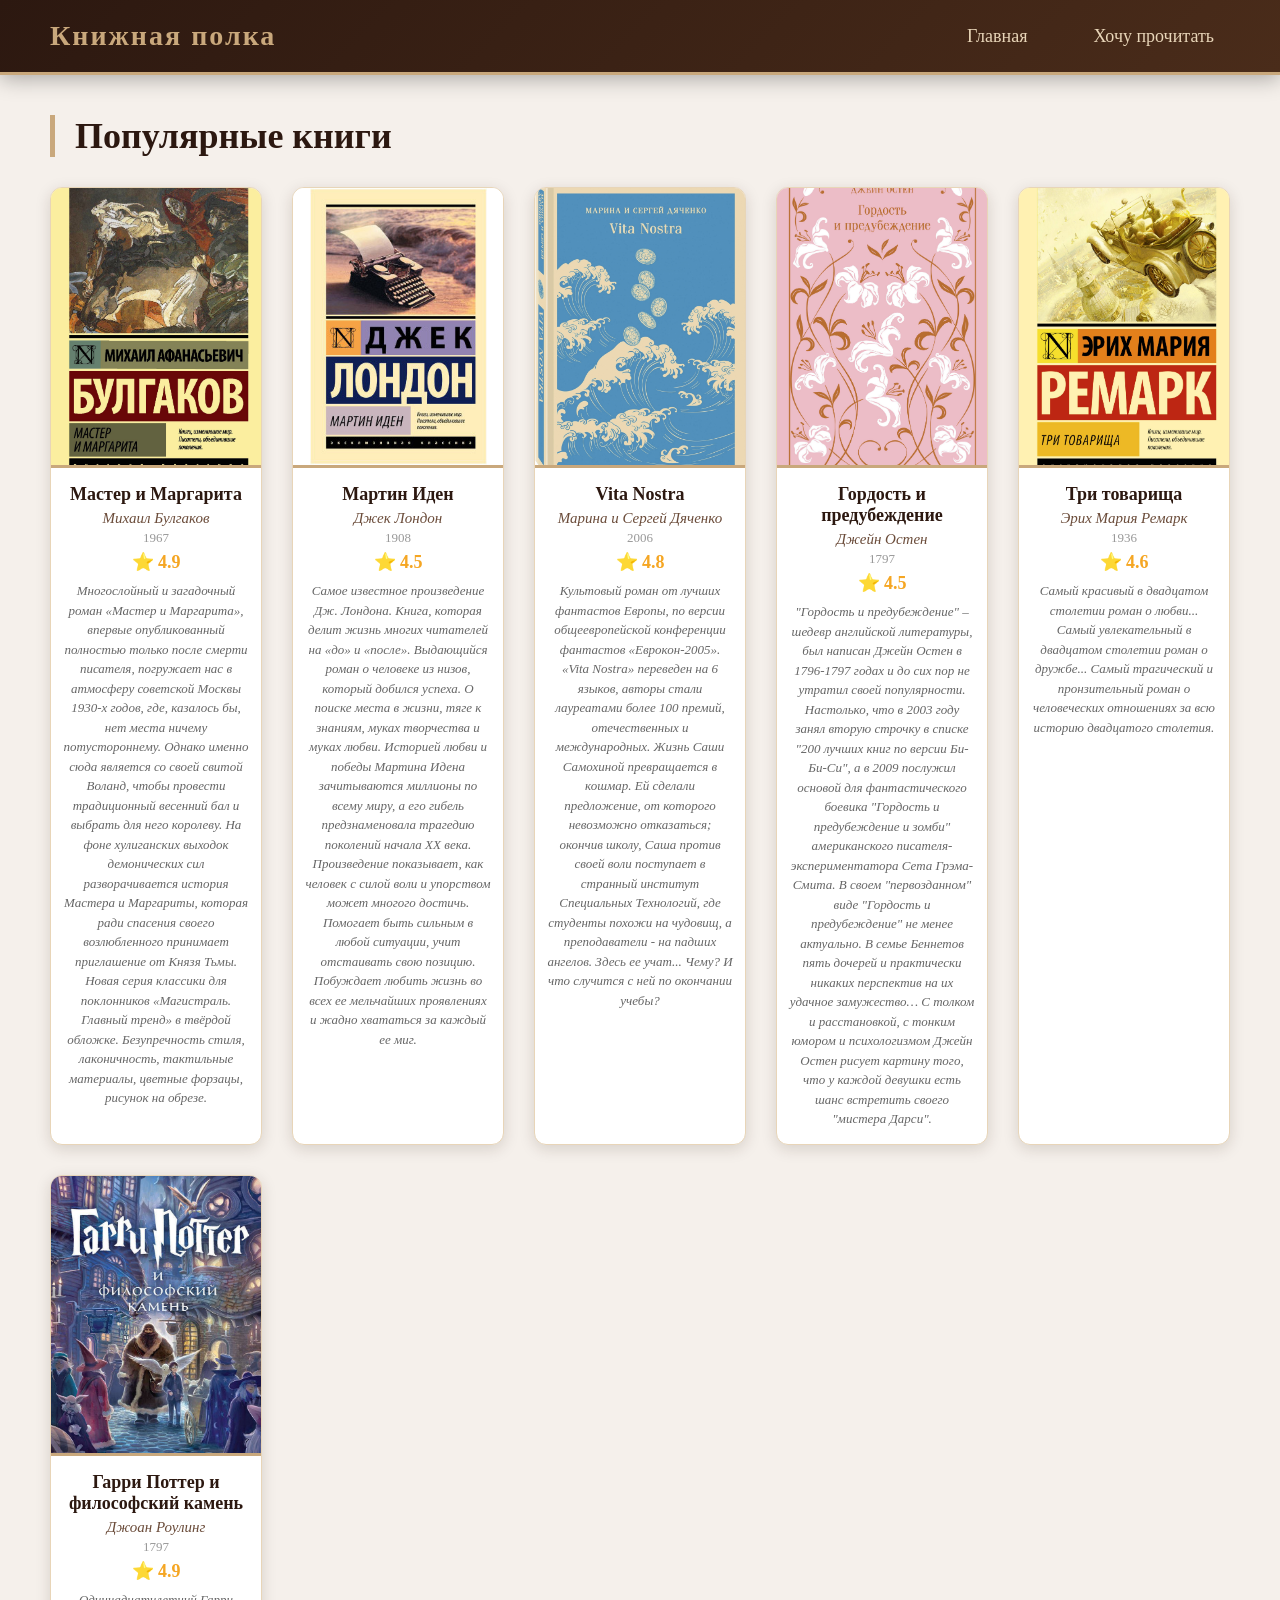
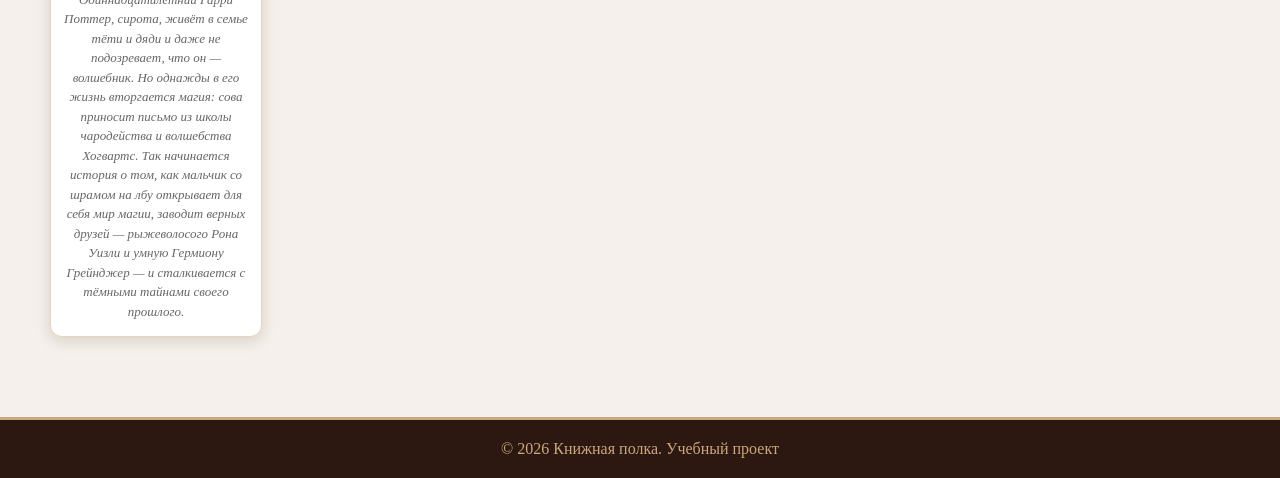
<file: index.html>
<!DOCTYPE html>
<html lang="en">
<head>
    <link rel="manifest" href="/book-catalog/manifest.json">
    <meta name="theme-color" content="#2c1810">
    <meta charset="UTF-8">
    <meta name="viewport" content="width=device-width, initial-scale=1.0">
    <title>Книжная полка</title>
    <link rel="stylesheet" href="style.css">
</head>
<link rel="manifest" href="/book-catalog/manifest.json">
<meta name="theme-color" content="#2c1810">
<meta name="apple-mobile-web-app-capable" content="yes">
<body>
    <header>
        <div class="logo"> Книжная полка</div>
        <nav>
            <a href="index.html">Главная</a>
            <a href="todo.html">Хочу прочитать</a>
        </nav>
    </header>
    <main>
        <h1>Популярные книги</h1>
        <div class="book-grid">
            <!-- КНИГА 1 -->
            <div class="book-card">
                <img src="master.jpg" alt="Мастер и Маргарита">
                <h3>Мастер и Маргарита</h3>
                <p class="author">Михаил Булгаков</p>
                <p class="year">1967</p>
                <p class="rating">⭐ 4.9</p>
                <p class="description">Многослойный и загадочный роман «Мастер и Маргарита», впервые опубликованный полностью только после смерти писателя, погружает нас в атмосферу советской Москвы 1930-х годов, где, казалось бы, нет места ничему потустороннему. Однако именно сюда является со своей свитой Воланд, чтобы провести традиционный весенний бал и выбрать для него королеву. На фоне хулиганских выходок демонических сил разворачивается история Мастера и Маргариты, которая ради спасения своего возлюбленного принимает приглашение от Князя Тьмы.

Новая серия классики для поклонников «Магистраль. Главный тренд» в твёрдой обложке. Безупречность стиля, лаконичность, тактильные материалы, цветные форзацы, рисунок на обрезе.</p>
            </div>

            <!-- КНИГА 2 -->
            <div class="book-card">
                <img src="iden.jpg" alt="Мартин Иден">
                <h3>Мартин Иден</h3>
                <p class="author">Джек Лондон</p>
                <p class="year">1908</p>
                <p class="rating">⭐ 4.5</p>
                <p class="description">Самое известное произведение Дж. Лондона. Книга, которая делит жизнь многих читателей на «до» и «после». Выдающийся роман о человеке из низов, который добился успеха. О поиске места в жизни, тяге к знаниям, муках творчества и муках любви. Историей любви и победы Мартина Идена зачитываются миллионы по всему миру, а его гибель предзнаменовала трагедию поколений начала XX века.

Произведение показывает, как человек с силой воли и упорством может многого достичь. Помогает быть сильным в любой ситуации, учит отстаивать свою позицию. Побуждает любить жизнь во всех ее мельчайших проявлениях и жадно хвататься за каждый ее миг.</p>
            </div>

            <!-- КНИГА 3 -->
            <div class="book-card">
                <img src="vita.jpg" alt="Vita Nostra">
                <h3>Vita Nostra</h3>
                <p class="author">Марина и Сергей Дяченко</p>
                <p class="year">2006</p>
                <p class="rating">⭐ 4.8</p>
                <p class="description">Культовый роман от лучших фантастов Европы, по версии общеевропейской конференции фантастов «Еврокон-2005».

«Vita Nostra» переведен на 6 языков, авторы стали лауреатами более 100 премий, отечественных и международных.

Жизнь Саши Самохиной превращается в кошмар. Ей сделали предложение, от которого невозможно отказаться; окончив школу, Саша против своей воли поступает в странный институт Специальных Технологий, где студенты похожи на чудовищ, а преподаватели - на падших ангелов. Здесь ее учат... Чему? И что случится с ней по окончании учебы?</p>
            </div>

            <!-- КНИГА 4 -->
            <div class="book-card">
                <img src="gord.jpg" alt="Гордость и предубеждение">
                <h3>Гордость и предубеждение</h3>
                <p class="author">Джейн Остен</p>
                <p class="year">1797</p>
                <p class="rating">⭐ 4.5</p>
                <p class="description">"Гордость и предубеждение" – шедевр английской литературы, был написан Джейн Остен в 1796-1797 годах и до сих пор не утратил своей популярности. Настолько, что в 2003 году занял вторую строчку в списке "200 лучших книг по версии Би-Би-Си", а в 2009 послужил основой для фантастического боевика "Гордость и предубеждение и зомби" американского писателя-экспериментатора Сета Грэма-Смита.

В своем "первозданном" виде "Гордость и предубеждение" не менее актуально. В семье Беннетов пять дочерей и практически никаких перспектив на их удачное замужество… С толком и расстановкой, с тонким юмором и психологизмом Джейн Остен рисует картину того, что у каждой девушки есть шанс встретить своего "мистера Дарси".</p>
            </div>

            <!-- КНИГА 5 -->
            <div class="book-card">
                <img src="tovar.jpg" alt="Три товарища">
                <h3>Три товарища</h3>
                <p class="author">Эрих Мария Ремарк</p>
                <p class="year">1936</p>
                <p class="rating">⭐ 4.6</p>
                <p class="description">Самый красивый в двадцатом столетии роман о любви...
Самый увлекательный в двадцатом столетии роман о дружбе...
Самый трагический и пронзительный роман о человеческих отношениях за всю историю двадцатого столетия.</p>
            </div>

            <!-- КНИГА 6 -->
            <div class="book-card">
                <img src="garry.jpg" alt="Гарри Поттер">
                <h3>Гарри Поттер и философский камень</h3>
                <p class="author">Джоан Роулинг</p>
                <p class="year">1797</p>
                <p class="rating">⭐ 4.9</p>
                <p class="description">Одиннадцатилетний Гарри Поттер, сирота, живёт в семье тёти и дяди и даже не подозревает, что он — волшебник. Но однажды в его жизнь вторгается магия: сова приносит письмо из школы чародейства и волшебства Хогвартс. Так начинается история о том, как мальчик со шрамом на лбу открывает для себя мир магии, заводит верных друзей — рыжеволосого Рона Уизли и умную Гермиону Грейнджер — и сталкивается с тёмными тайнами своего прошлого.</p>
            </div>
        </div>
    </main>
    </main>

    <footer>
        <p>© 2026 Книжная полка. Учебный проект</p>
    </footer>

    <script>
        // РЕГИСТРАЦИЯ SERVICE WORKER
        if ('serviceWorker' in navigator) {
            navigator.serviceWorker.register('/book-catalog/service-worker.js')
                .then(() => console.log('✅ Service Worker зарегистрирован'))
                .catch((err) => console.log('❌ Ошибка:', err));
        }
    </script>
 
</body>
</html>
</file>
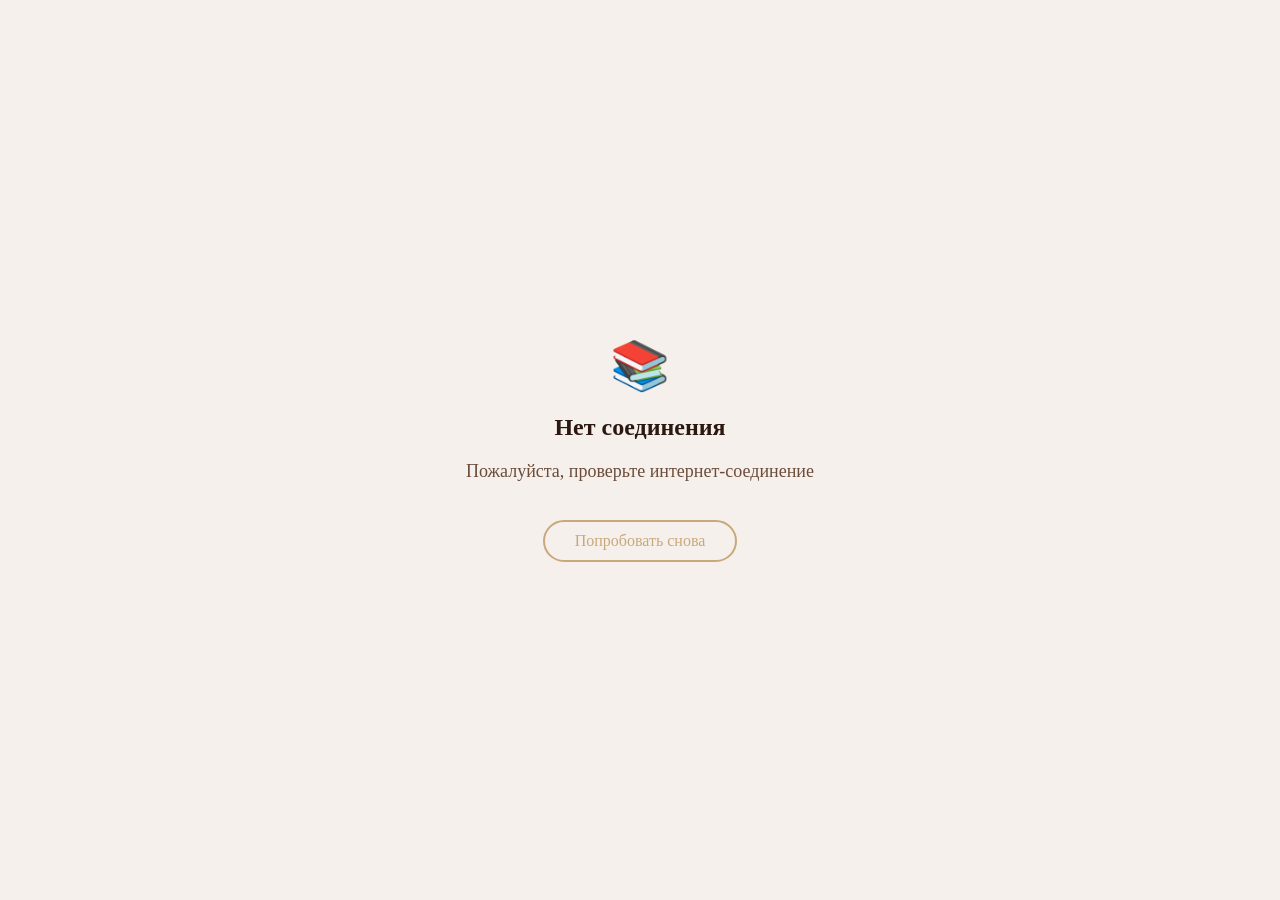
<file: offline.html>
<!DOCTYPE html>
<html lang="ru">
<head>
    <meta charset="UTF-8">
    <meta name="viewport" content="width=device-width, initial-scale=1.0">
    <title>Нет соединения</title>
    <style>
        body {
            font-family: 'Georgia', serif;
            background: #f5f0eb;
            display: flex;
            justify-content: center;
            align-items: center;
            height: 100vh;
            margin: 0;
            text-align: center;
            color: #2c1810;
        }
        .container {
            max-width: 400px;
            padding: 40px;
        }
        .container h1 { font-size: 48px; margin: 0; }
        .container p { color: #6b4c3a; font-size: 18px; }
        .container a {
            display: inline-block;
            margin-top: 20px;
            color: #c9a87c;
            text-decoration: none;
            border: 2px solid #c9a87c;
            padding: 10px 30px;
            border-radius: 30px;
        }
        .container a:hover {
            background: #c9a87c;
            color: #2c1810;
        }
    </style>
</head>
<body>
    <div class="container">
        <h1>📚</h1>
        <h2>Нет соединения</h2>
        <p>Пожалуйста, проверьте интернет-соединение</p>
        <a href="/book-catalog/">Попробовать снова</a>
    </div>
</body>
</html>
</file>
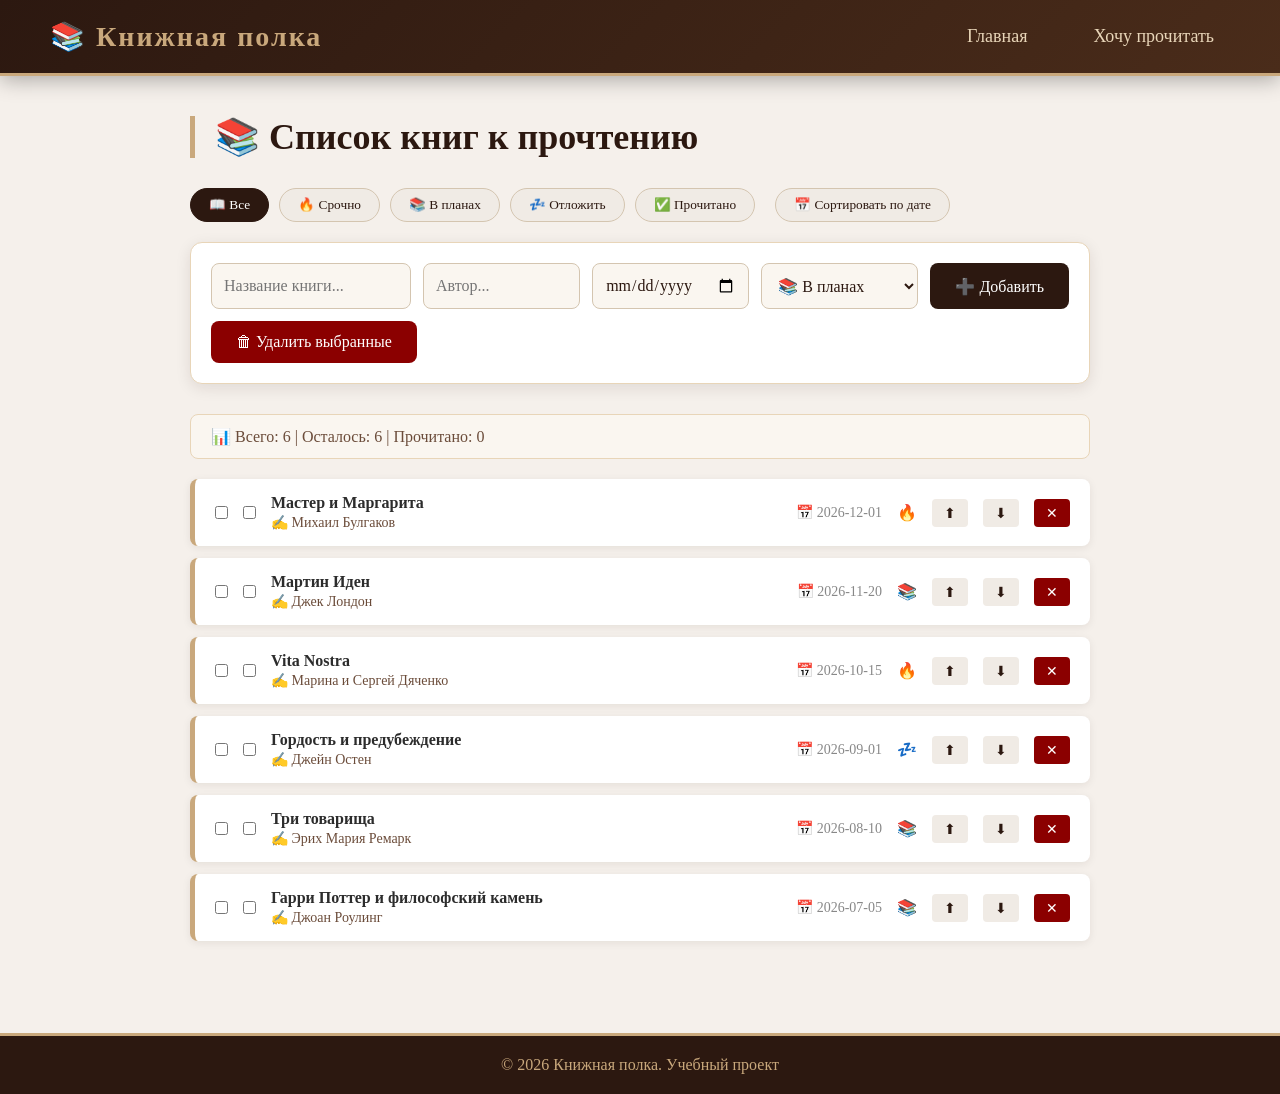
<file: todo.html>
<!DOCTYPE html>
<html lang="ru">
<head>
    <link rel="manifest" href="/book-catalog/manifest.json">
    <meta name="theme-color" content="#2c1810">
    <meta charset="UTF-8">
    <title>📚 Хочу прочитать</title>
    <link rel="stylesheet" href="style.css">
    <style>
        .todo-container {
            max-width: 900px;
            margin: 0 auto;
        }
        .todo-input {
            display: flex;
            gap: 12px;
            margin-bottom: 30px;
            flex-wrap: wrap;
            background: #ffffff;
            padding: 20px;
            border-radius: 12px;
            box-shadow: 0 4px 15px rgba(44, 24, 16, 0.1);
            border: 1px solid #e8d5b8;
        }
        .todo-input input,
        .todo-input select {
            padding: 12px;
            background: #faf6f0;
            border: 1px solid #d4c5b0;
            border-radius: 8px;
            color: #2c1810;
            font-size: 16px;
            flex: 1;
            min-width: 150px;
            font-family: 'Georgia', serif;
        }
        .todo-input button {
            background: #2c1810;
            color: #fff;
            border: none;
            padding: 12px 25px;
            border-radius: 8px;
            font-size: 16px;
            cursor: pointer;
            transition: 0.3s;
            font-family: 'Georgia', serif;
        }
        .todo-input button:hover {
            background: #4a2c1a;
        }
        .todo-input .delete-all-btn {
            background: #8b0000;
        }
        .todo-input .delete-all-btn:hover {
            background: #a00000;
        }

        .task-card {
            background: #ffffff;
            padding: 15px 20px;
            border-radius: 8px;
            margin-bottom: 12px;
            display: flex;
            align-items: center;
            gap: 15px;
            border-left: 5px solid #c9a87c;
            box-shadow: 0 2px 8px rgba(44, 24, 16, 0.08);
            transition: 0.3s;
        }
        .task-card:hover {
            box-shadow: 0 4px 15px rgba(44, 24, 16, 0.15);
        }
        .task-card.completed {
            opacity: 0.5;
            text-decoration: line-through;
            border-left-color: #4caf50;
            background: #f5f5f5;
        }
        .task-card .task-text {
            flex: 1;
            font-family: 'Georgia', serif;
            font-size: 16px;
        }
        .task-card .task-date {
            color: #888;
            font-size: 14px;
            font-family: 'Georgia', serif;
        }
        .task-card .priority-high { border-left-color: #8b0000; }
        .task-card .priority-medium { border-left-color: #c9a87c; }
        .task-card .priority-low { border-left-color: #4caf50; }
        
        .task-card button {
            background: #f0ebe5;
            border: none;
            color: #2c1810;
            padding: 6px 12px;
            border-radius: 4px;
            cursor: pointer;
            transition: 0.3s;
            font-size: 14px;
        }
        .task-card button:hover {
            background: #d4c5b0;
        }
        .task-card .delete-btn {
            background: #8b0000;
            color: #fff;
        }
        .task-card .delete-btn:hover {
            background: #a00000;
        }

        .filters {
            display: flex;
            gap: 10px;
            margin-bottom: 20px;
            flex-wrap: wrap;
        }
        .filters button {
            background: #f0ebe5;
            border: 1px solid #d4c5b0;
            color: #2c1810;
            padding: 8px 18px;
            border-radius: 20px;
            cursor: pointer;
            transition: 0.3s;
            font-family: 'Georgia', serif;
        }
        .filters button.active {
            background: #2c1810;
            color: #fff;
            border-color: #2c1810;
        }
        .filters button:hover {
            background: #d4c5b0;
        }

        .task-stats {
            color: #6b4c3a;
            margin-bottom: 20px;
            padding: 12px 20px;
            background: #faf6f0;
            border-radius: 8px;
            border: 1px solid #e8d5b8;
            font-family: 'Georgia', serif;
        }
        .sort-btn {
            background: #f0ebe5;
            border: 1px solid #d4c5b0;
            color: #2c1810;
            padding: 8px 18px;
            border-radius: 20px;
            cursor: pointer;
            transition: 0.3s;
            font-family: 'Georgia', serif;
            margin-left: 10px;
        }
        .sort-btn:hover {
            background: #d4c5b0;
        }
    </style>
</head>
<link rel="manifest" href="/book-catalog/manifest.json">
<meta name="theme-color" content="#2c1810">
<meta name="apple-mobile-web-app-capable" content="yes">
<body>
    <header>
        <div class="logo">📚 Книжная полка</div>
        <nav>
            <a href="index.html">Главная</a>
            <a href="todo.html">Хочу прочитать</a>
        </nav>
    </header>

    <main>
        <div class="todo-container">
            <h1>📚 Список книг к прочтению</h1>

            <!-- ФИЛЬТРЫ -->
            <div class="filters">
                <button class="active" data-filter="all">📖 Все</button>
                <button data-filter="high">🔥 Срочно</button>
                <button data-filter="medium">📚 В планах</button>
                <button data-filter="low">💤 Отложить</button>
                <button data-filter="completed">✅ Прочитано</button>
                <button class="sort-btn" onclick="sortByDate()">📅 Сортировать по дате</button>
            </div>

            <!-- ФОРМА ДОБАВЛЕНИЯ -->
            <div class="todo-input">
                <input type="text" id="taskInput" placeholder="Название книги..." style="min-width:200px;">
                <input type="text" id="authorInput" placeholder="Автор...">
                <input type="date" id="dateInput">
                <select id="priorityInput">
                    <option value="high">🔥 Срочно</option>
                    <option value="medium" selected>📚 В планах</option>
                    <option value="low">💤 Отложить</option>
                </select>
                <button onclick="addTask()">➕ Добавить</button>
                <button class="delete-all-btn" onclick="deleteSelected()">🗑 Удалить выбранные</button>
            </div>

            <!-- СТАТИСТИКА -->
            <div class="task-stats" id="stats">📊 Всего: 0 | Осталось: 0 | Прочитано: 0</div>

            <!-- СПИСОК ЗАДАЧ -->
            <div id="taskList"></div>
        </div>
    </main>

    <footer>
        <p>© 2026 Книжная полка. Учебный проект</p>
    </footer>
    <script>
        // РЕГИСТРАЦИЯ SERVICE WORKER
        if ('serviceWorker' in navigator) {
            navigator.serviceWorker.register('/book-catalog/service-worker.js')
                .then(() => console.log('✅ Service Worker зарегистрирован'))
                .catch((err) => console.log('❌ Ошибка:', err));
        }
    </script>

    <script src="todo.js"></script>

</body>
</html>
</file>
<file: style.css>
* {
    margin: 0;
    padding: 0;
    box-sizing:border-box;
}
/* Цвет шрифта и цвет фона*/
body {
    font-family: 'Georgia', 'Times New Roman', serif;
    background-color: #f5f0eb;
    color: #2c2c2c;
    min-height: 100vh;
    display:flex;
    flex-direction: column;
}

/*Шапка*/
header {
    background:linear-gradient(135deg, #2c1810, #4a2c1a);
    padding: 20px 50px;
    display: flex;
    justify-content: space-between;
    align-items: center;
    border-bottom: 3px solid #c9a87c;
    box-shadow: 0 4px 20px rgba(0,0,0,0.3);
}
.logo {
    font-size: 28px;
    font-weight: bold;
    color: #c9a87c;
    letter-spacing: 2px;
}
nav a {
    color: #e8d5b8;
    text-decoration: none;
    margin-left: 30px;
    font-size: 18px;
    transition: 0.3s;
    padding: 8px 16px;
    border-radius: 4px;
}

nav a:hover {
    background: #c9a87c;
    color: #2c1810;
}

/* ОСНОВНОЙ КОНТЕНТ */
main {
    flex: 1;
    padding: 40px 50px;
    max-width: 1400px;
    margin: 0 auto;
    width: 100%;
}

h1 {
    font-size: 36px;
    margin-bottom: 30px;
    border-left: 5px solid #c9a87c;
    padding-left: 20px;
    color: #2c1810;
}

/* СЕТКА КАРТОЧЕК КНИГ */
.book-grid {
    display: grid;
    grid-template-columns: repeat(auto-fill, minmax(200px, 1fr));
    gap: 30px;
}

/* КАРТОЧКА КНИГИ */
.book-card {
    background: #ffffff;
    border-radius: 12px;
    overflow: hidden;
    box-shadow: 0 4px 15px rgba(44, 24, 16, 0.15);
    transition: transform 0.3s, box-shadow 0.3s;
    text-align: center;
    padding-bottom: 15px;
    border: 1px solid #e8d5b8;
}

.book-card:hover {
    transform: translateY(-10px);
    box-shadow: 0 8px 30px rgba(44, 24, 16, 0.25);
}

.book-card img {
    width: 100%;
    height: 280px;
    object-fit: cover;
    border-bottom: 3px solid #c9a87c;
}

.book-card h3 {
    font-size: 18px;
    margin: 12px 10px 5px;
    color: #2c1810;
    font-weight: 700;
}

.book-card .author {
    color: #6b4c3a;
    font-size: 15px;
    font-style: italic;
    margin: 3px 0;
}

.book-card .year {
    color: #999;
    font-size: 13px;
    margin: 3px 0;
}

.book-card .rating {
    color: #f5a623;
    font-size: 18px;
    font-weight: bold;
    margin: 5px 0;
}

.book-card .description {
    font-size: 13px;
    color: #666;
    padding: 0 12px;
    line-height: 1.5;
    margin-top: 8px;
    font-style: italic;
}

/* ПОДВАЛ */
footer {
    background: #2c1810;
    text-align: center;
    padding: 20px;
    border-top: 3px solid #c9a87c;
    color: #c9a87c;
    margin-top: 40px;
}

/* ========== АДАПТИВ ДЛЯ ТЕЛЕФОНОВ ========== */

/* Для экранов меньше 768px (телефоны) */
@media (max-width: 768px) {
    header {
        flex-direction: column;  /* Шапка в колонку */
        padding: 15px 20px;
        gap: 10px;
    }

    .logo {
        font-size: 22px;
        text-align: center;
    }

    nav {
        display: flex;
        flex-wrap: wrap;          /* Разрешаем перенос */
        justify-content: center;  /* По центру */
        gap: 8px;                /* Отступы между кнопками */
        width: 100%;
    }

    nav a {
        margin-left: 0;           /* Убираем старые отступы */
        padding: 6px 14px;
        font-size: 14px;
        background: rgba(255,255,255,0.1);
        border-radius: 20px;      /* Закруглённые кнопки */
        white-space: nowrap;      /* Запрещаем перенос внутри кнопки */
    }

    /* Заголовок h1 */
    h1 {
        font-size: 24px;
        padding-left: 15px;
    }

    /* Сетка книг — 2 колонки вместо 4-5 */
    .book-grid {
        grid-template-columns: repeat(2, 1fr);
        gap: 15px;
    }

    .book-card img {
        height: 180px;
    }

    .book-card h3 {
        font-size: 15px;
    }

    .book-card .description {
        font-size: 12px;
        padding: 0 8px;
    }

    main {
        padding: 20px 15px;
    }
}

/* Для очень маленьких экранов (< 480px) */
@media (max-width: 480px) {
    .book-grid {
        grid-template-columns: 1fr 1fr;
        gap: 10px;
    }

    .book-card img {
        height: 140px;
    }

    nav a {
        font-size: 12px;
        padding: 4px 10px;
    }

    .logo {
        font-size: 18px;
    }
}
</file>
